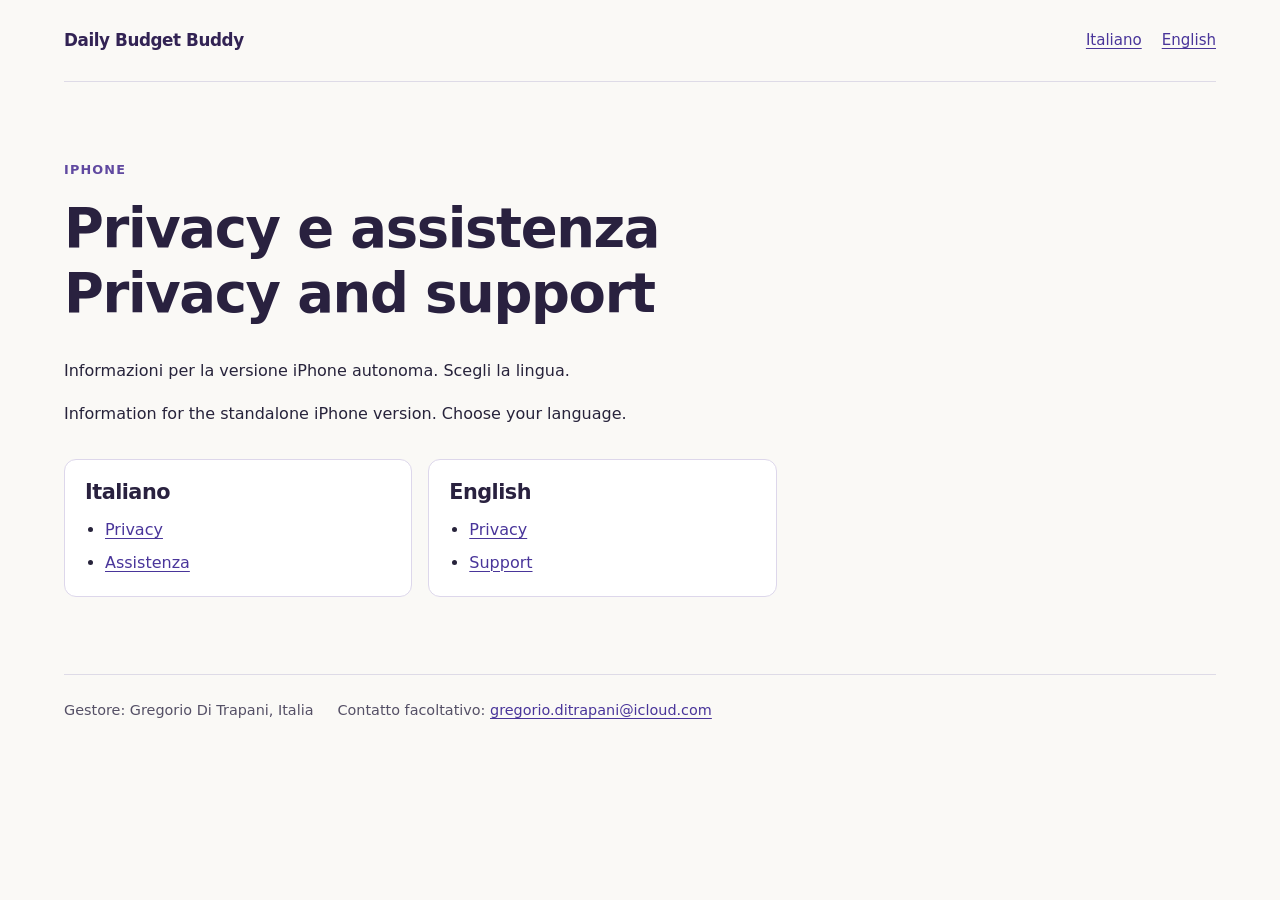
<file: site/index.html>
<!doctype html>
<html lang="it">
<head>
<meta charset="utf-8">
<meta name="viewport" content="width=device-width, initial-scale=1">
<meta name="robots" content="noindex, nofollow">
<meta http-equiv="Content-Security-Policy" content="default-src 'none'; style-src 'self'; base-uri 'none'; form-action 'none'; object-src 'none'">
<meta name="referrer" content="no-referrer">
<title>Privacy e assistenza · Privacy and support | Daily Budget Buddy</title>
<link rel="stylesheet" href="./assets/style.css">
</head>
<body>
<a class="skip-link" href="#main-content">Vai al contenuto</a>
<div class="site-shell">
<header class="site-header"><a class="brand" href="./">Daily Budget Buddy</a><nav class="language-nav" aria-label="Lingua"><a href="./it/privacy/" lang="it" hreflang="it">Italiano</a>
<a href="./en/privacy/" lang="en" hreflang="en">English</a></nav></header>

<main id="main-content" class="main-content" tabindex="-1"><article class="document"><header class="document-header"><p class="eyebrow">iPhone</p><h1>Privacy e assistenza<br><span lang="en">Privacy and support</span></h1></header><div class="document-body"><p>Informazioni per la versione iPhone autonoma. Scegli la lingua.</p><p lang="en">Information for the standalone iPhone version. Choose your language.</p><div class="language-grid"><section class="language-card" lang="it" aria-labelledby="language-it"><h2 id="language-it">Italiano</h2><ul><li><a href="./it/privacy/">Privacy</a></li><li><a href="./it/support/">Assistenza</a></li></ul></section><section class="language-card" lang="en" aria-labelledby="language-en"><h2 id="language-en">English</h2><ul><li><a href="./en/privacy/">Privacy</a></li><li><a href="./en/support/">Support</a></li></ul></section></div></div></article></main>
<footer class="site-footer"><p>Gestore: Gregorio Di Trapani, Italia</p><p>Contatto facoltativo: <a class="contact-link" href="mailto:gregorio.ditrapani@icloud.com">gregorio.ditrapani@icloud.com</a></p></footer>
</div>
</body>
</html>
</file>
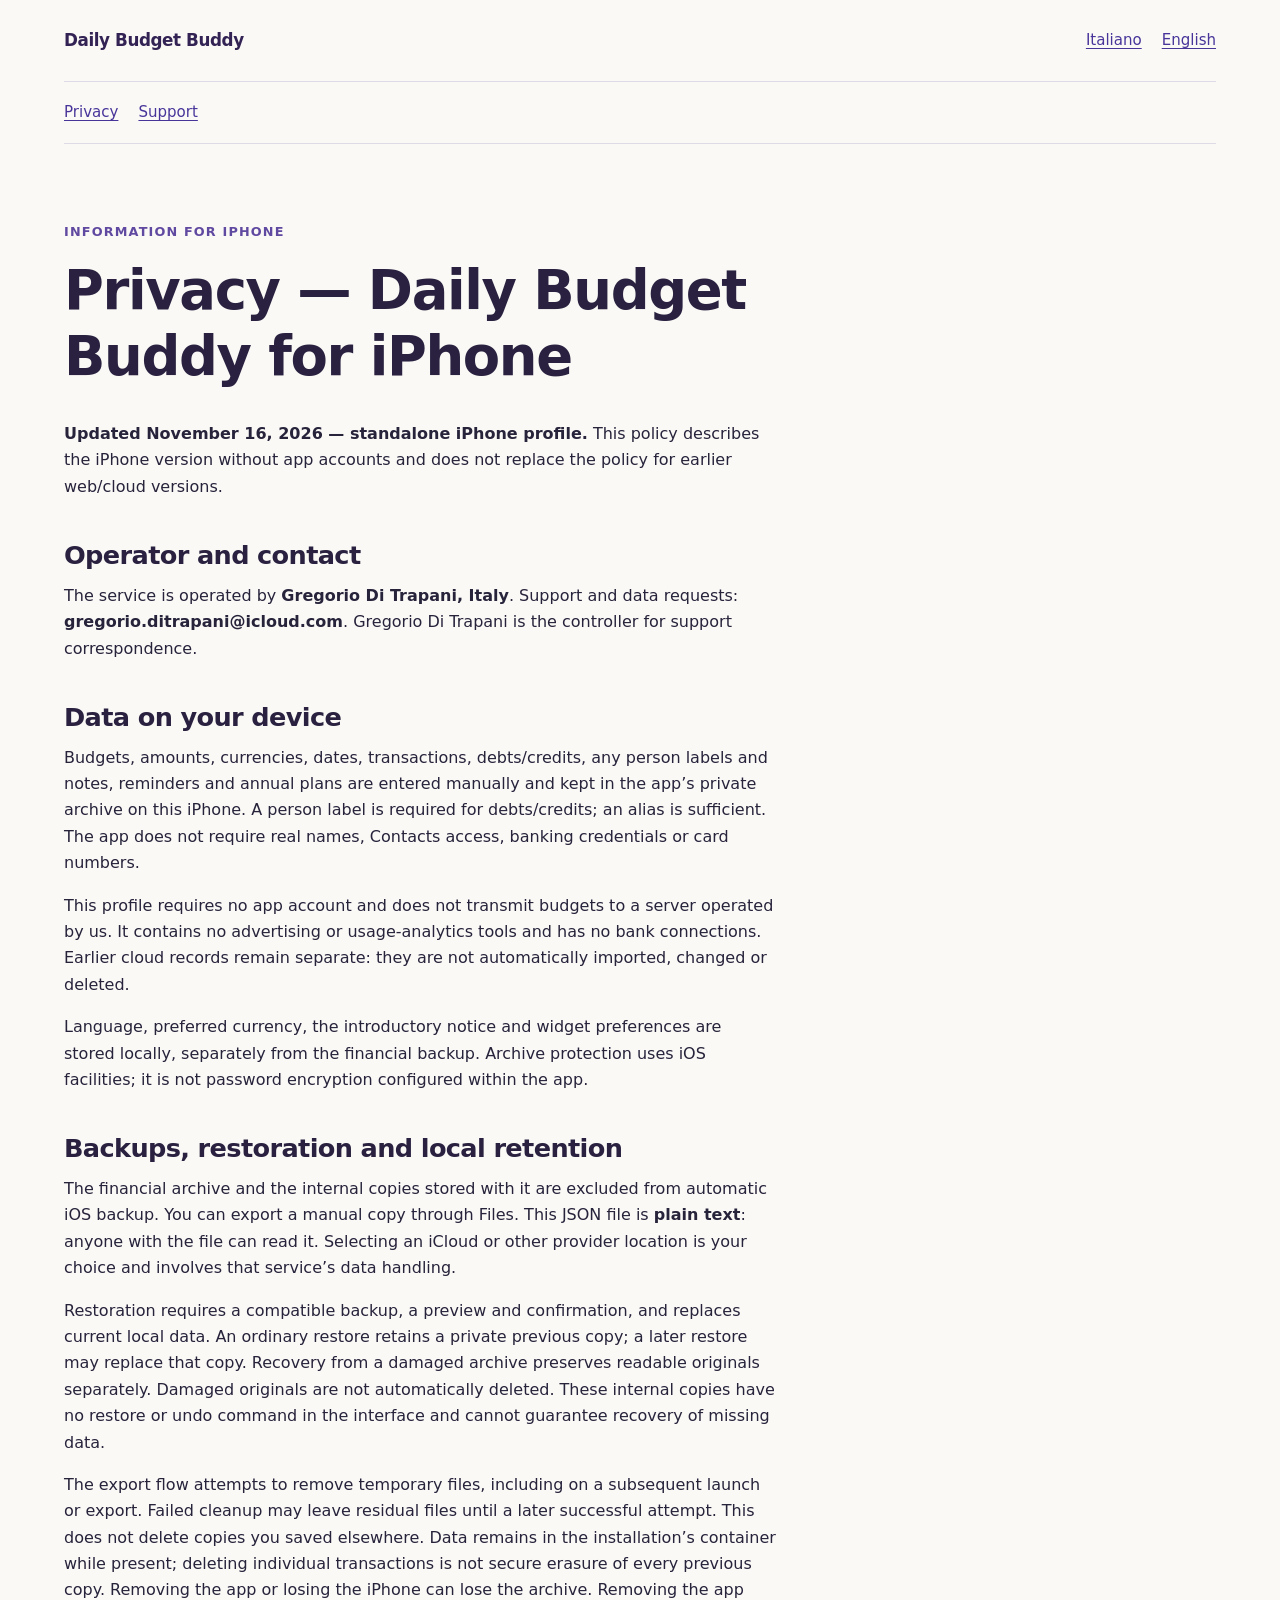
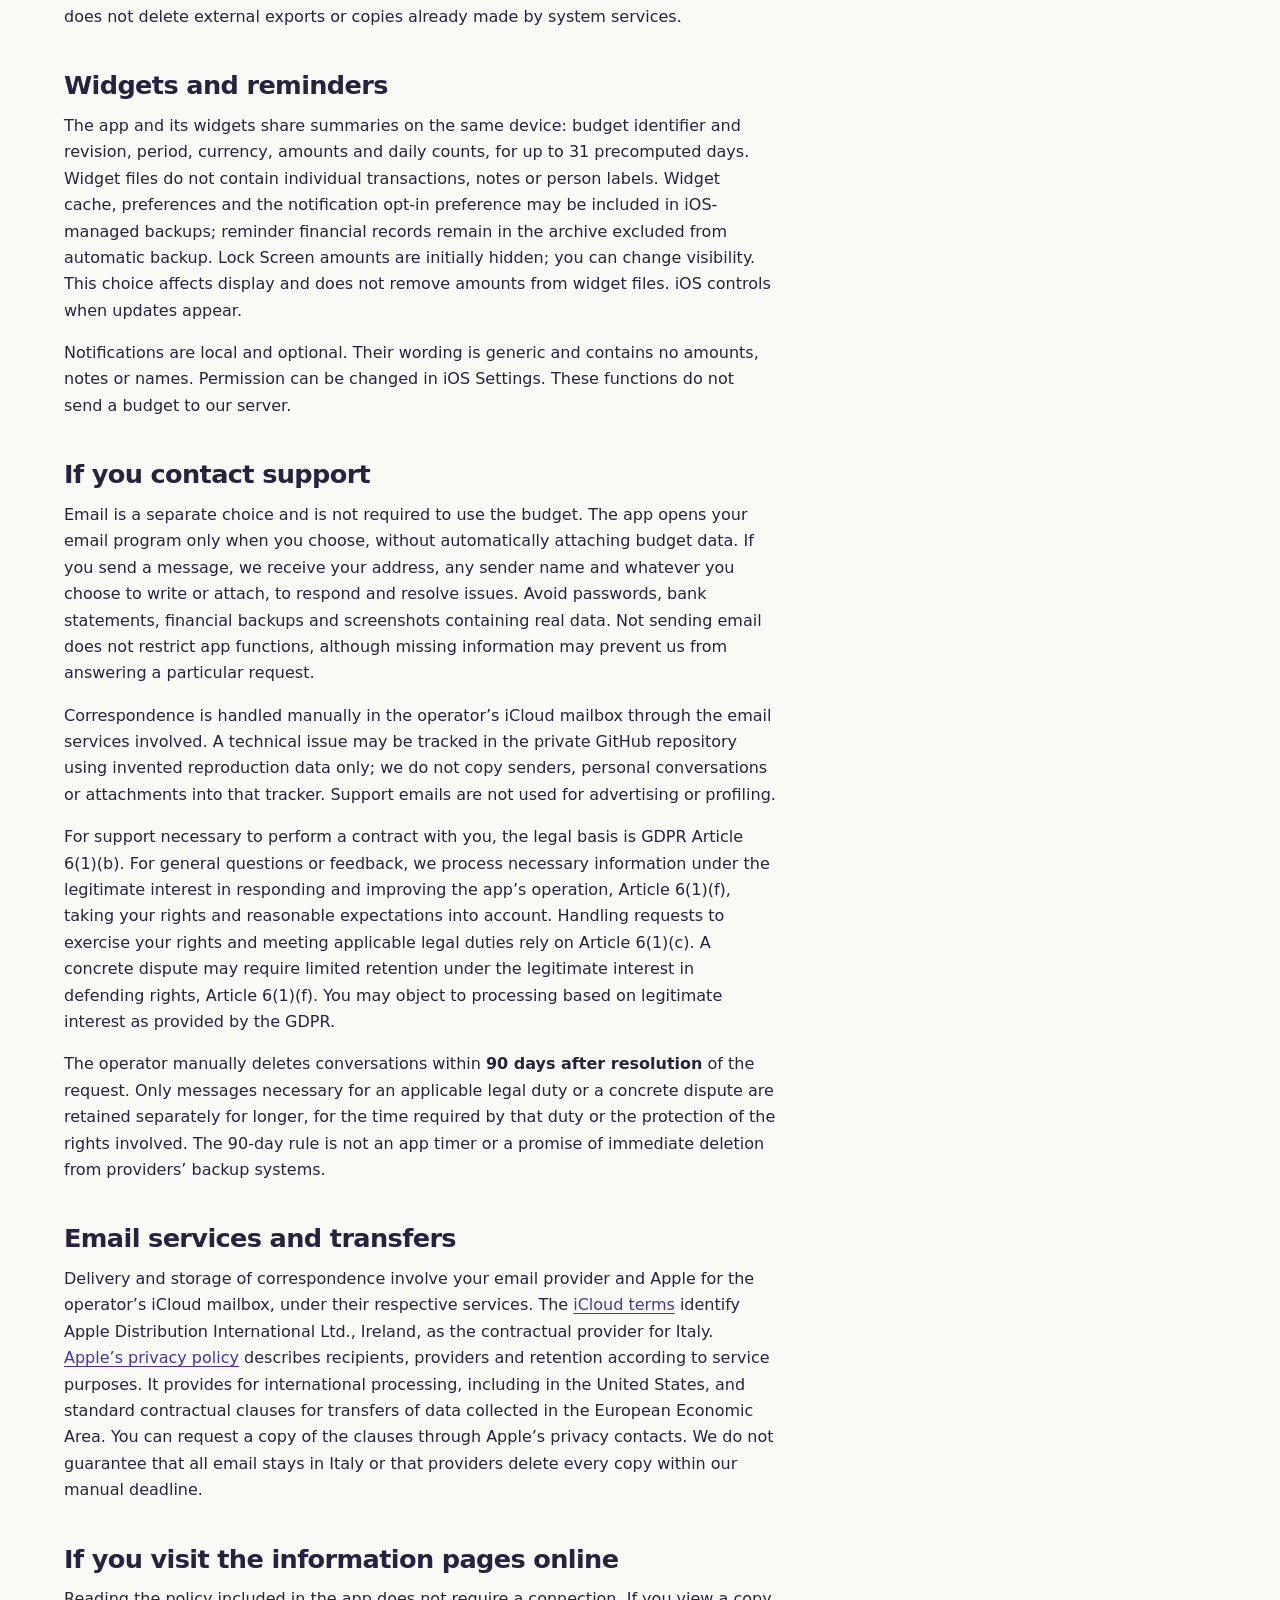
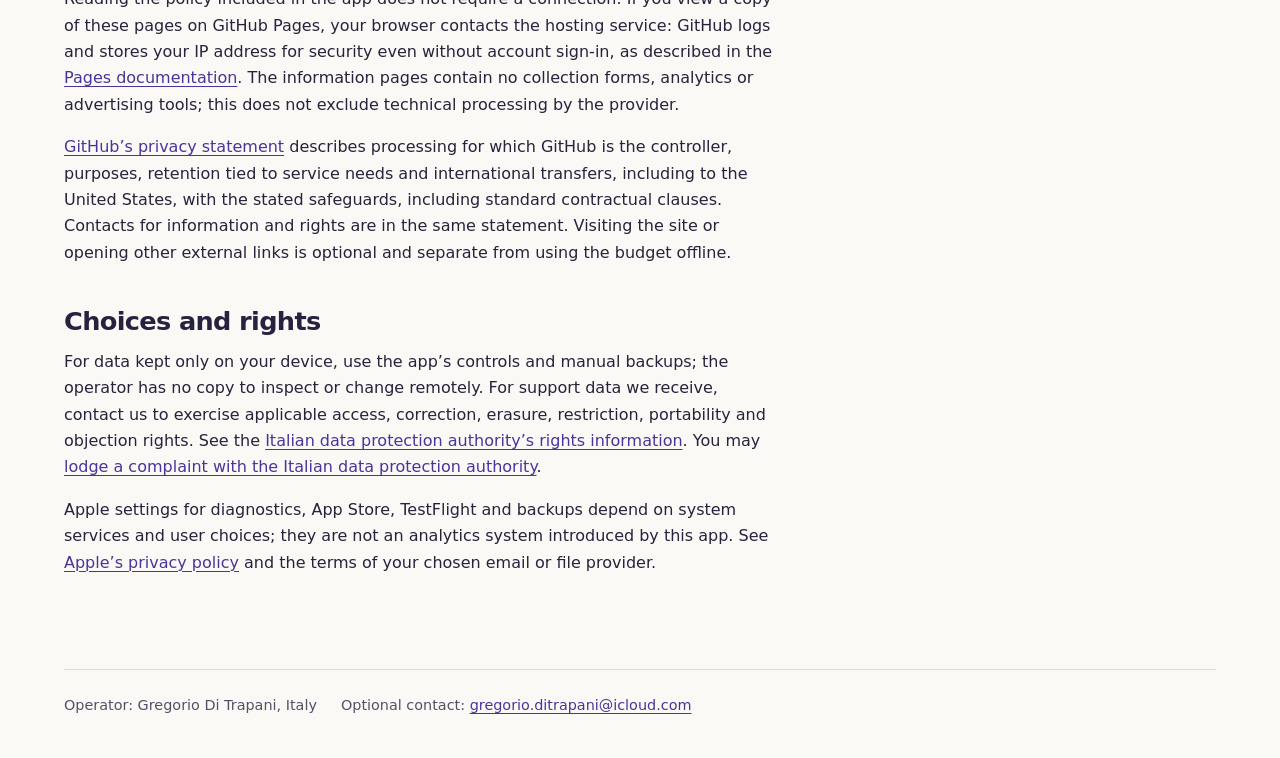
<file: site/en/privacy/index.html>
<!doctype html>
<html lang="en">
<head>
<meta charset="utf-8">
<meta name="viewport" content="width=device-width, initial-scale=1">
<meta name="robots" content="noindex, nofollow">
<meta http-equiv="Content-Security-Policy" content="default-src 'none'; style-src 'self'; base-uri 'none'; form-action 'none'; object-src 'none'">
<meta name="referrer" content="no-referrer">
<title>Privacy — Daily Budget Buddy for iPhone | Daily Budget Buddy</title>
<link rel="stylesheet" href="../../assets/style.css">
</head>
<body>
<a class="skip-link" href="#main-content">Skip to content</a>
<div class="site-shell">
<header class="site-header"><a class="brand" href="../../">Daily Budget Buddy</a><nav class="language-nav" aria-label="Language"><a href="../../it/privacy/" lang="it" hreflang="it">Italiano</a>
<a href="../../en/privacy/" lang="en" hreflang="en" aria-current="page">English</a></nav></header>
<nav class="site-nav" aria-label="Information"><a href="../privacy/" aria-current="page">Privacy</a>
<a href="../support/">Support</a></nav>
<main id="main-content" class="main-content" tabindex="-1"><article class="document"><p class="eyebrow">Information for iPhone</p><header class="document-header"><h1>Privacy — Daily Budget Buddy for iPhone</h1></header>
<div class="document-body">
<p><strong>Updated November 16, 2026 — standalone iPhone profile.</strong> This policy describes the iPhone version without app accounts and does not replace the policy for earlier web/cloud versions.</p>
<h2>Operator and contact</h2>
<p>The service is operated by <strong>Gregorio Di Trapani, Italy</strong>. Support and data requests: <strong>gregorio.ditrapani@icloud.com</strong>. Gregorio Di Trapani is the controller for support correspondence.</p>
<h2>Data on your device</h2>
<p>Budgets, amounts, currencies, dates, transactions, debts/credits, any person labels and notes, reminders and annual plans are entered manually and kept in the app’s private archive on this iPhone. A person label is required for debts/credits; an alias is sufficient. The app does not require real names, Contacts access, banking credentials or card numbers.</p>
<p>This profile requires no app account and does not transmit budgets to a server operated by us. It contains no advertising or usage-analytics tools and has no bank connections. Earlier cloud records remain separate: they are not automatically imported, changed or deleted.</p>
<p>Language, preferred currency, the introductory notice and widget preferences are stored locally, separately from the financial backup. Archive protection uses iOS facilities; it is not password encryption configured within the app.</p>
<h2>Backups, restoration and local retention</h2>
<p>The financial archive and the internal copies stored with it are excluded from automatic iOS backup. You can export a manual copy through Files. This JSON file is <strong>plain text</strong>: anyone with the file can read it. Selecting an iCloud or other provider location is your choice and involves that service’s data handling.</p>
<p>Restoration requires a compatible backup, a preview and confirmation, and replaces current local data. An ordinary restore retains a private previous copy; a later restore may replace that copy. Recovery from a damaged archive preserves readable originals separately. Damaged originals are not automatically deleted. These internal copies have no restore or undo command in the interface and cannot guarantee recovery of missing data.</p>
<p>The export flow attempts to remove temporary files, including on a subsequent launch or export. Failed cleanup may leave residual files until a later successful attempt. This does not delete copies you saved elsewhere. Data remains in the installation’s container while present; deleting individual transactions is not secure erasure of every previous copy. Removing the app or losing the iPhone can lose the archive. Removing the app does not delete external exports or copies already made by system services.</p>
<h2>Widgets and reminders</h2>
<p>The app and its widgets share summaries on the same device: budget identifier and revision, period, currency, amounts and daily counts, for up to 31 precomputed days. Widget files do not contain individual transactions, notes or person labels. Widget cache, preferences and the notification opt-in preference may be included in iOS-managed backups; reminder financial records remain in the archive excluded from automatic backup. Lock Screen amounts are initially hidden; you can change visibility. This choice affects display and does not remove amounts from widget files. iOS controls when updates appear.</p>
<p>Notifications are local and optional. Their wording is generic and contains no amounts, notes or names. Permission can be changed in iOS Settings. These functions do not send a budget to our server.</p>
<h2>If you contact support</h2>
<p>Email is a separate choice and is not required to use the budget. The app opens your email program only when you choose, without automatically attaching budget data. If you send a message, we receive your address, any sender name and whatever you choose to write or attach, to respond and resolve issues. Avoid passwords, bank statements, financial backups and screenshots containing real data. Not sending email does not restrict app functions, although missing information may prevent us from answering a particular request.</p>
<p>Correspondence is handled manually in the operator’s iCloud mailbox through the email services involved. A technical issue may be tracked in the private GitHub repository using invented reproduction data only; we do not copy senders, personal conversations or attachments into that tracker. Support emails are not used for advertising or profiling.</p>
<p>For support necessary to perform a contract with you, the legal basis is GDPR Article 6(1)(b). For general questions or feedback, we process necessary information under the legitimate interest in responding and improving the app’s operation, Article 6(1)(f), taking your rights and reasonable expectations into account. Handling requests to exercise your rights and meeting applicable legal duties rely on Article 6(1)(c). A concrete dispute may require limited retention under the legitimate interest in defending rights, Article 6(1)(f). You may object to processing based on legitimate interest as provided by the GDPR.</p>
<p>The operator manually deletes conversations within <strong>90 days after resolution</strong> of the request. Only messages necessary for an applicable legal duty or a concrete dispute are retained separately for longer, for the time required by that duty or the protection of the rights involved. The 90-day rule is not an app timer or a promise of immediate deletion from providers’ backup systems.</p>
<h2>Email services and transfers</h2>
<p>Delivery and storage of correspondence involve your email provider and Apple for the operator’s iCloud mailbox, under their respective services. The <a href="https://www.apple.com/legal/internet-services/icloud/en/terms.html">iCloud terms</a> identify Apple Distribution International Ltd., Ireland, as the contractual provider for Italy. <a href="https://www.apple.com/legal/privacy/en-ww/">Apple’s privacy policy</a> describes recipients, providers and retention according to service purposes. It provides for international processing, including in the United States, and standard contractual clauses for transfers of data collected in the European Economic Area. You can request a copy of the clauses through Apple’s privacy contacts. We do not guarantee that all email stays in Italy or that providers delete every copy within our manual deadline.</p>
<h2>If you visit the information pages online</h2>
<p>Reading the policy included in the app does not require a connection. If you view a copy of these pages on GitHub Pages, your browser contacts the hosting service: GitHub logs and stores your IP address for security even without account sign-in, as described in the <a href="https://docs.github.com/en/pages/getting-started-with-github-pages/what-is-github-pages">Pages documentation</a>. The information pages contain no collection forms, analytics or advertising tools; this does not exclude technical processing by the provider.</p>
<p><a href="https://docs.github.com/en/site-policy/privacy-policies/github-general-privacy-statement">GitHub’s privacy statement</a> describes processing for which GitHub is the controller, purposes, retention tied to service needs and international transfers, including to the United States, with the stated safeguards, including standard contractual clauses. Contacts for information and rights are in the same statement. Visiting the site or opening other external links is optional and separate from using the budget offline.</p>
<h2>Choices and rights</h2>
<p>For data kept only on your device, use the app’s controls and manual backups; the operator has no copy to inspect or change remotely. For support data we receive, contact us to exercise applicable access, correction, erasure, restriction, portability and objection rights. See the <a href="https://www.garanteprivacy.it/it/i-miei-diritti">Italian data protection authority’s rights information</a>. You may <a href="https://garanteprivacy.it/diritti/come-agire-per-tutelare-i-tuoi-dati-personali/reclamo">lodge a complaint with the Italian data protection authority</a>.</p>
<p>Apple settings for diagnostics, App Store, TestFlight and backups depend on system services and user choices; they are not an analytics system introduced by this app. See <a href="https://www.apple.com/legal/privacy/en-ww/">Apple’s privacy policy</a> and the terms of your chosen email or file provider.</p>
</div></article></main>
<footer class="site-footer"><p>Operator: Gregorio Di Trapani, Italy</p><p>Optional contact: <a class="contact-link" href="mailto:gregorio.ditrapani@icloud.com">gregorio.ditrapani@icloud.com</a></p></footer>
</div>
</body>
</html>
</file>
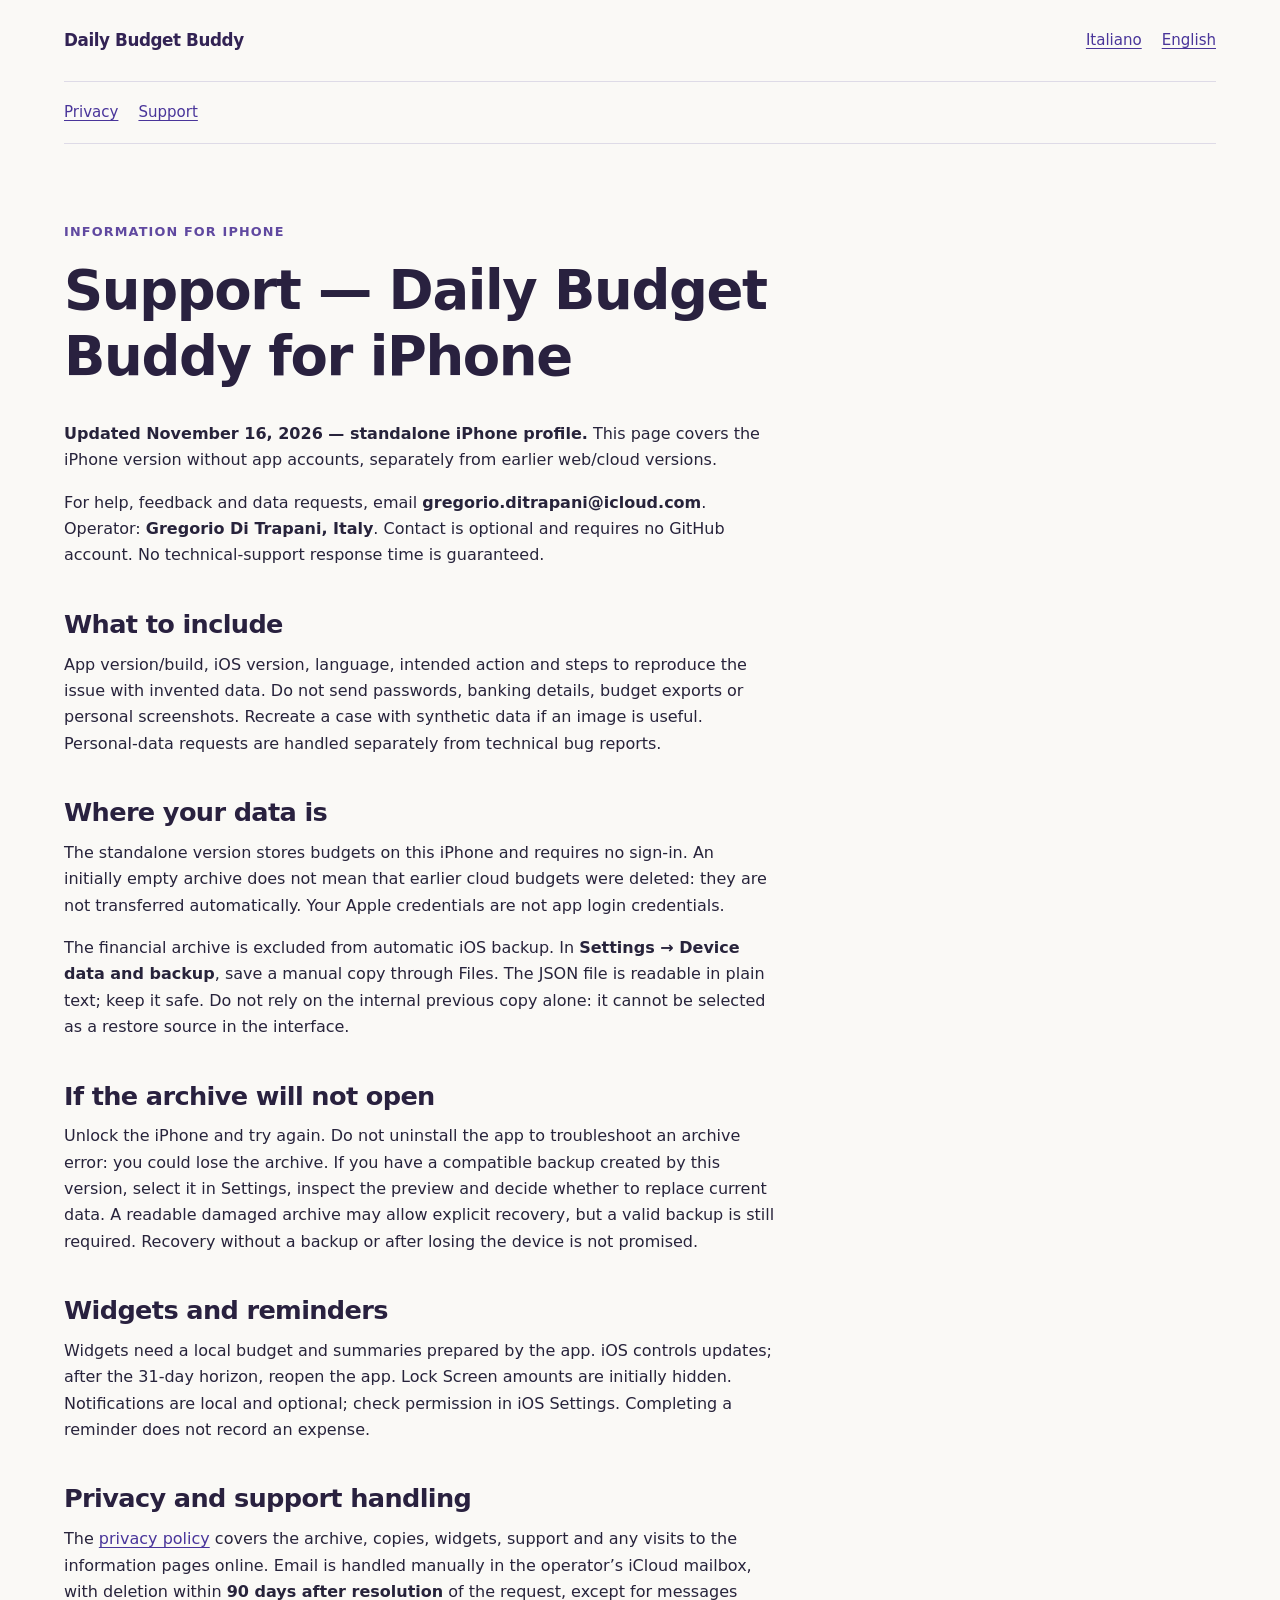
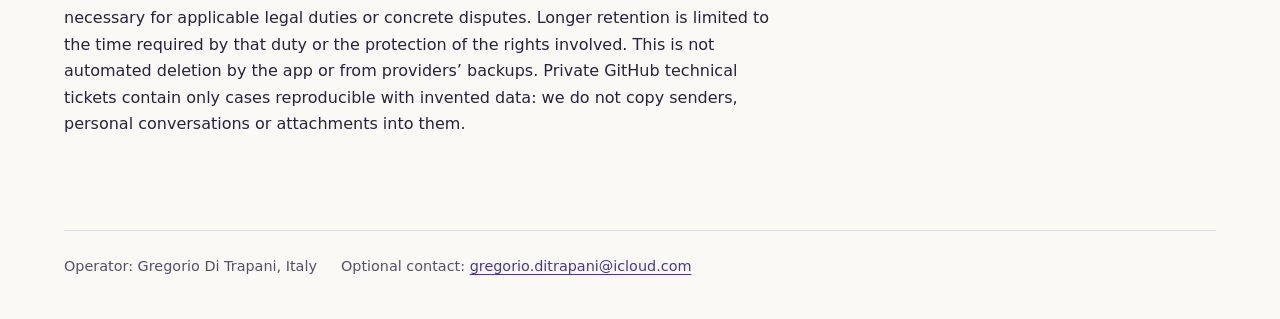
<file: site/en/support/index.html>
<!doctype html>
<html lang="en">
<head>
<meta charset="utf-8">
<meta name="viewport" content="width=device-width, initial-scale=1">
<meta name="robots" content="noindex, nofollow">
<meta http-equiv="Content-Security-Policy" content="default-src 'none'; style-src 'self'; base-uri 'none'; form-action 'none'; object-src 'none'">
<meta name="referrer" content="no-referrer">
<title>Support — Daily Budget Buddy for iPhone | Daily Budget Buddy</title>
<link rel="stylesheet" href="../../assets/style.css">
</head>
<body>
<a class="skip-link" href="#main-content">Skip to content</a>
<div class="site-shell">
<header class="site-header"><a class="brand" href="../../">Daily Budget Buddy</a><nav class="language-nav" aria-label="Language"><a href="../../it/support/" lang="it" hreflang="it">Italiano</a>
<a href="../../en/support/" lang="en" hreflang="en" aria-current="page">English</a></nav></header>
<nav class="site-nav" aria-label="Information"><a href="../privacy/">Privacy</a>
<a href="../support/" aria-current="page">Support</a></nav>
<main id="main-content" class="main-content" tabindex="-1"><article class="document"><p class="eyebrow">Information for iPhone</p><header class="document-header"><h1>Support — Daily Budget Buddy for iPhone</h1></header>
<div class="document-body">
<p><strong>Updated November 16, 2026 — standalone iPhone profile.</strong> This page covers the iPhone version without app accounts, separately from earlier web/cloud versions.</p>
<p>For help, feedback and data requests, email <strong>gregorio.ditrapani@icloud.com</strong>. Operator: <strong>Gregorio Di Trapani, Italy</strong>. Contact is optional and requires no GitHub account. No technical-support response time is guaranteed.</p>
<h2>What to include</h2>
<p>App version/build, iOS version, language, intended action and steps to reproduce the issue with invented data. Do not send passwords, banking details, budget exports or personal screenshots. Recreate a case with synthetic data if an image is useful. Personal-data requests are handled separately from technical bug reports.</p>
<h2>Where your data is</h2>
<p>The standalone version stores budgets on this iPhone and requires no sign-in. An initially empty archive does not mean that earlier cloud budgets were deleted: they are not transferred automatically. Your Apple credentials are not app login credentials.</p>
<p>The financial archive is excluded from automatic iOS backup. In <strong>Settings → Device data and backup</strong>, save a manual copy through Files. The JSON file is readable in plain text; keep it safe. Do not rely on the internal previous copy alone: it cannot be selected as a restore source in the interface.</p>
<h2>If the archive will not open</h2>
<p>Unlock the iPhone and try again. Do not uninstall the app to troubleshoot an archive error: you could lose the archive. If you have a compatible backup created by this version, select it in Settings, inspect the preview and decide whether to replace current data. A readable damaged archive may allow explicit recovery, but a valid backup is still required. Recovery without a backup or after losing the device is not promised.</p>
<h2>Widgets and reminders</h2>
<p>Widgets need a local budget and summaries prepared by the app. iOS controls updates; after the 31-day horizon, reopen the app. Lock Screen amounts are initially hidden. Notifications are local and optional; check permission in iOS Settings. Completing a reminder does not record an expense.</p>
<h2>Privacy and support handling</h2>
<p>The <a href="../privacy/">privacy policy</a> covers the archive, copies, widgets, support and any visits to the information pages online. Email is handled manually in the operator’s iCloud mailbox, with deletion within <strong>90 days after resolution</strong> of the request, except for messages necessary for applicable legal duties or concrete disputes. Longer retention is limited to the time required by that duty or the protection of the rights involved. This is not automated deletion by the app or from providers’ backups. Private GitHub technical tickets contain only cases reproducible with invented data: we do not copy senders, personal conversations or attachments into them.</p>
</div></article></main>
<footer class="site-footer"><p>Operator: Gregorio Di Trapani, Italy</p><p>Optional contact: <a class="contact-link" href="mailto:gregorio.ditrapani@icloud.com">gregorio.ditrapani@icloud.com</a></p></footer>
</div>
</body>
</html>
</file>
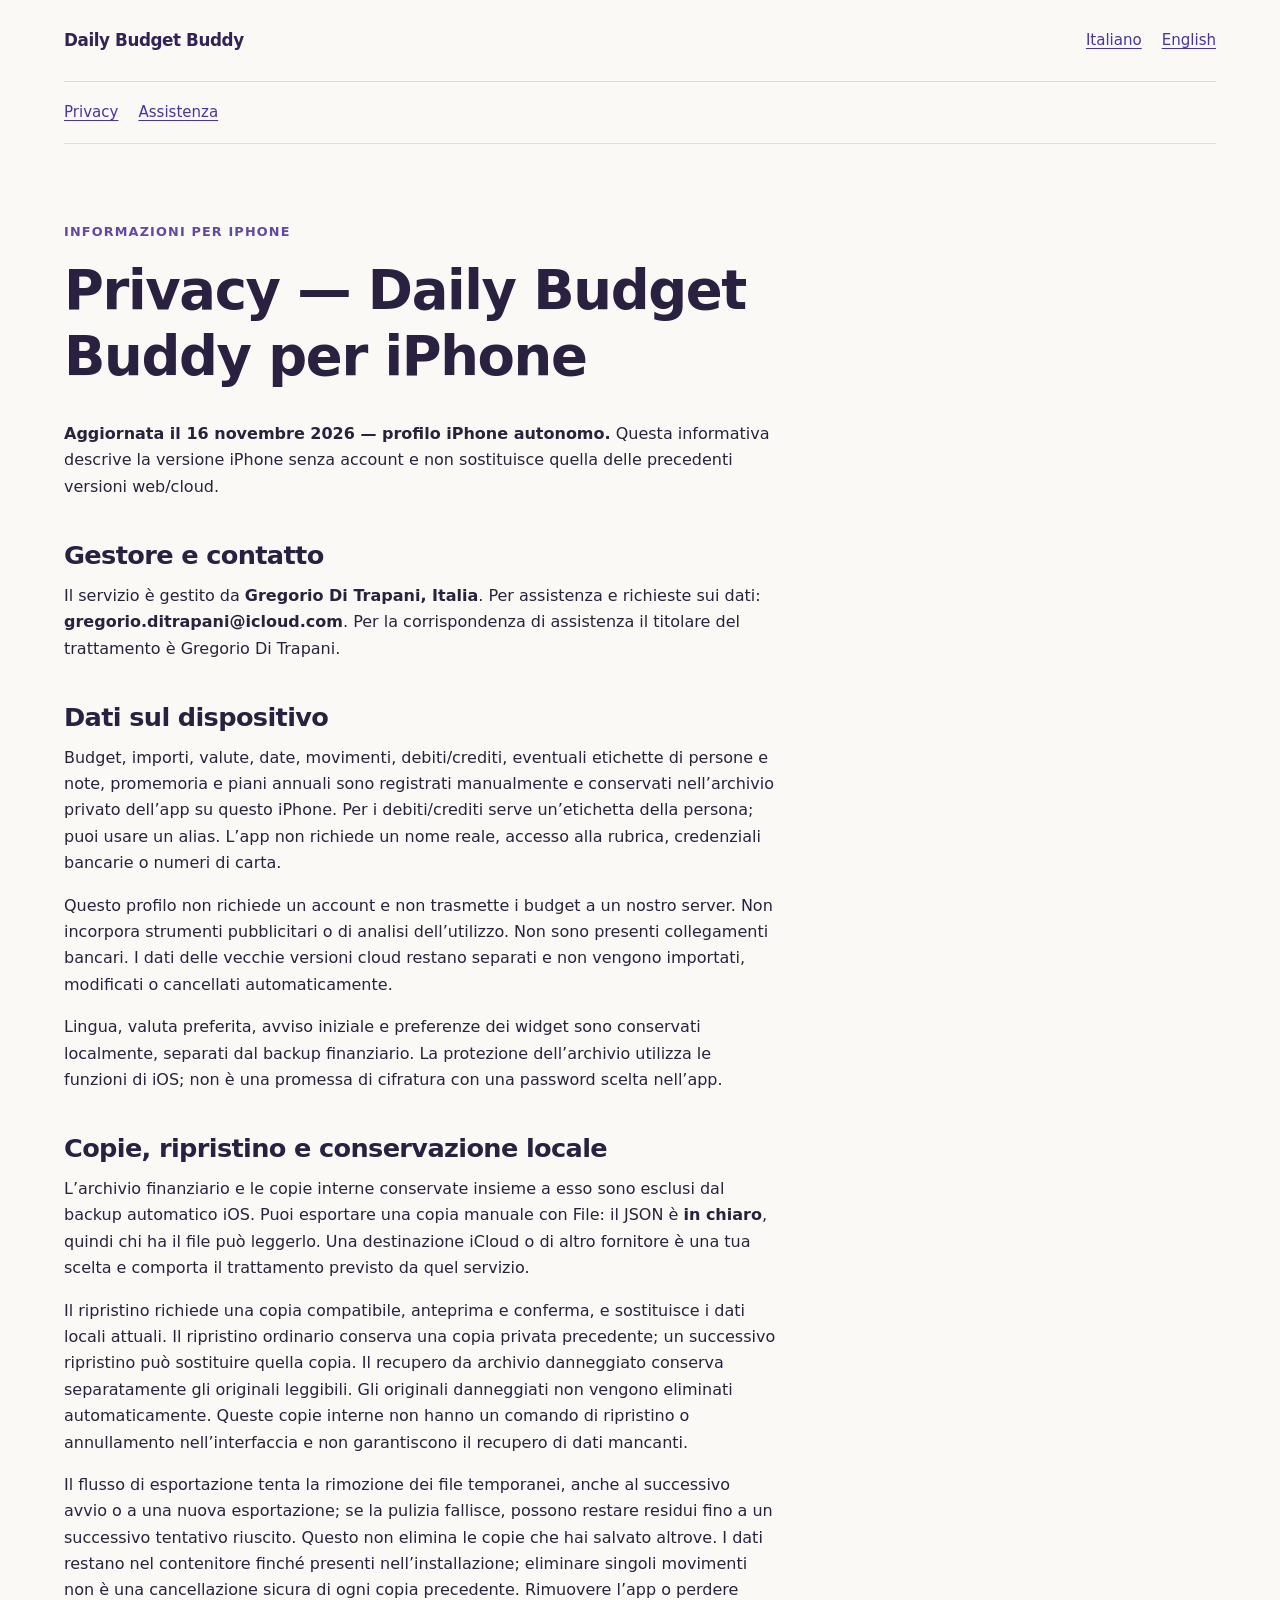
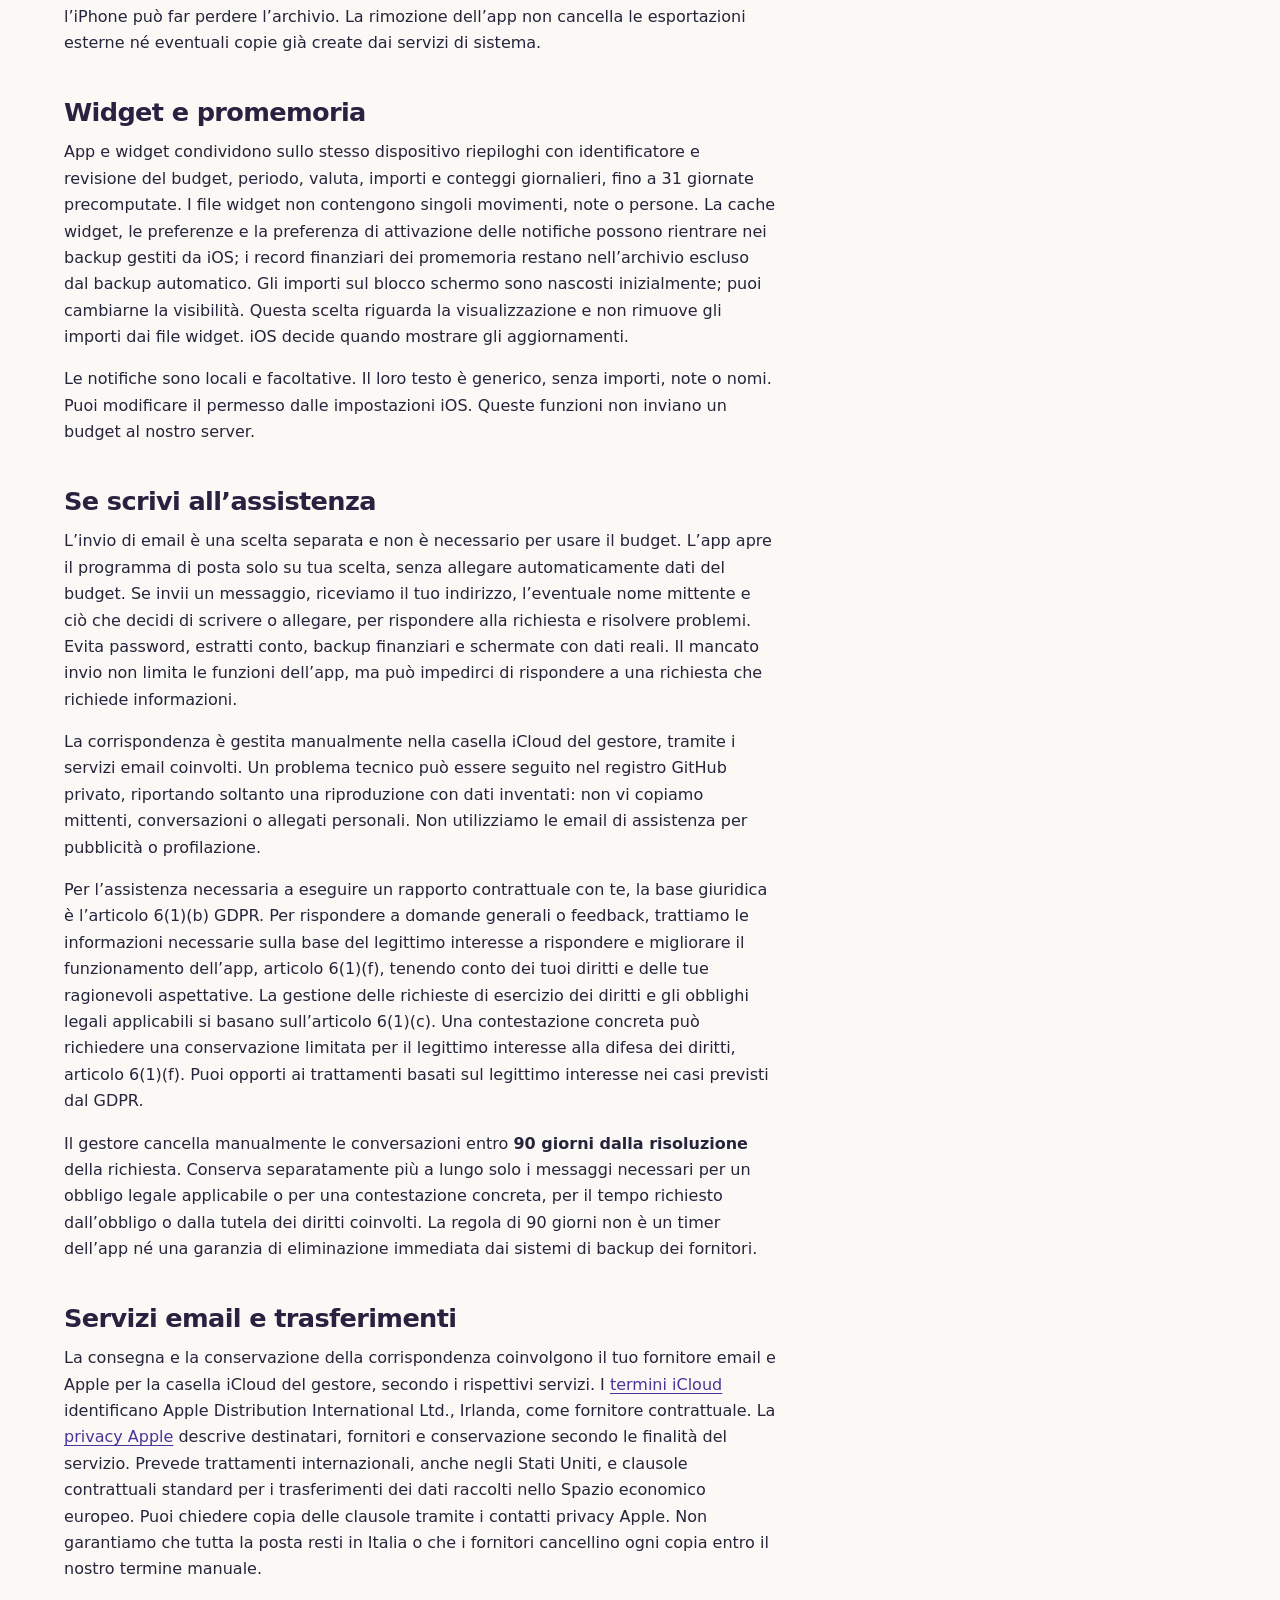
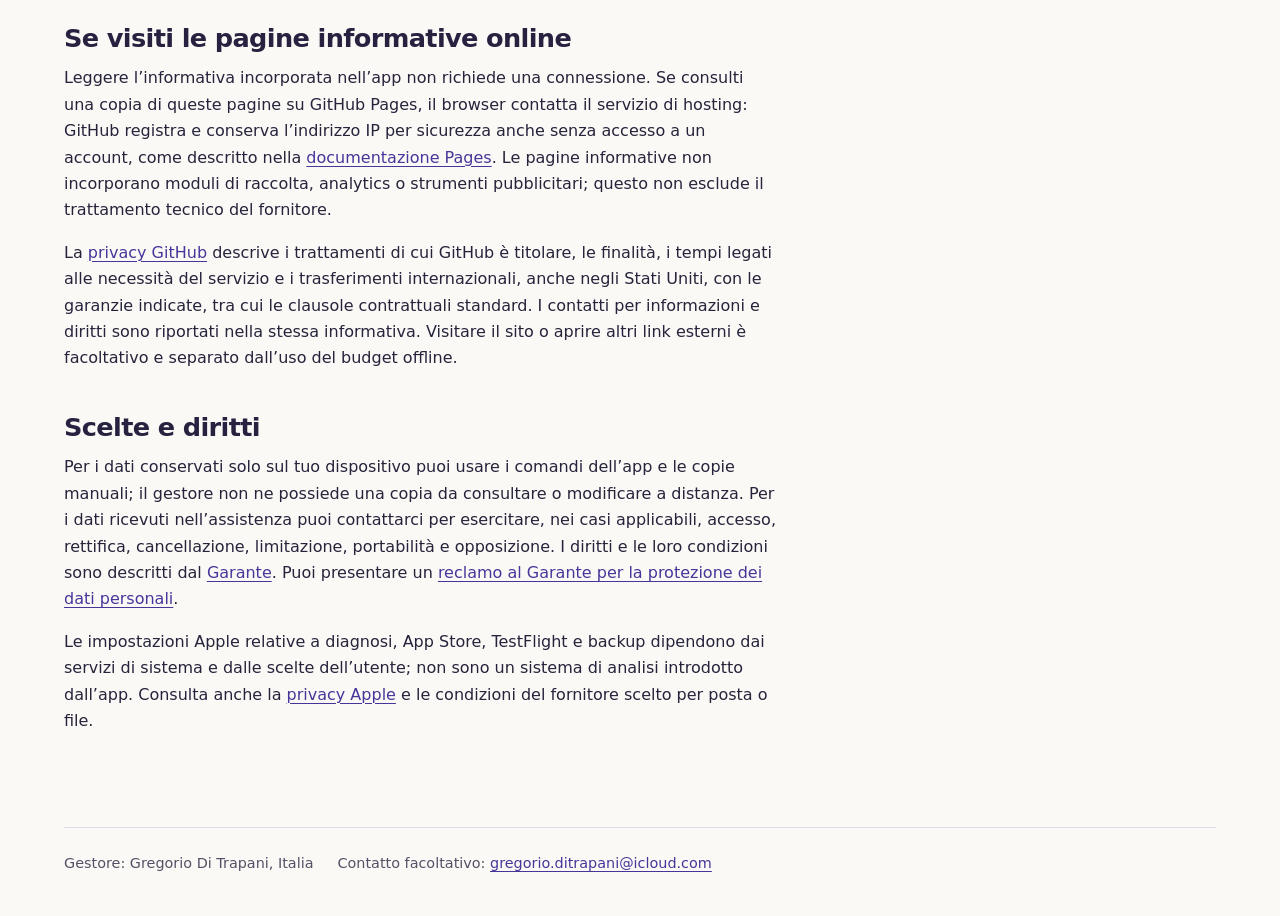
<file: site/it/privacy/index.html>
<!doctype html>
<html lang="it">
<head>
<meta charset="utf-8">
<meta name="viewport" content="width=device-width, initial-scale=1">
<meta name="robots" content="noindex, nofollow">
<meta http-equiv="Content-Security-Policy" content="default-src 'none'; style-src 'self'; base-uri 'none'; form-action 'none'; object-src 'none'">
<meta name="referrer" content="no-referrer">
<title>Privacy — Daily Budget Buddy per iPhone | Daily Budget Buddy</title>
<link rel="stylesheet" href="../../assets/style.css">
</head>
<body>
<a class="skip-link" href="#main-content">Vai al contenuto</a>
<div class="site-shell">
<header class="site-header"><a class="brand" href="../../">Daily Budget Buddy</a><nav class="language-nav" aria-label="Lingua"><a href="../../it/privacy/" lang="it" hreflang="it" aria-current="page">Italiano</a>
<a href="../../en/privacy/" lang="en" hreflang="en">English</a></nav></header>
<nav class="site-nav" aria-label="Informazioni"><a href="../privacy/" aria-current="page">Privacy</a>
<a href="../support/">Assistenza</a></nav>
<main id="main-content" class="main-content" tabindex="-1"><article class="document"><p class="eyebrow">Informazioni per iPhone</p><header class="document-header"><h1>Privacy — Daily Budget Buddy per iPhone</h1></header>
<div class="document-body">
<p><strong>Aggiornata il 16 novembre 2026 — profilo iPhone autonomo.</strong> Questa informativa descrive la versione iPhone senza account e non sostituisce quella delle precedenti versioni web/cloud.</p>
<h2>Gestore e contatto</h2>
<p>Il servizio è gestito da <strong>Gregorio Di Trapani, Italia</strong>. Per assistenza e richieste sui dati: <strong>gregorio.ditrapani@icloud.com</strong>. Per la corrispondenza di assistenza il titolare del trattamento è Gregorio Di Trapani.</p>
<h2>Dati sul dispositivo</h2>
<p>Budget, importi, valute, date, movimenti, debiti/crediti, eventuali etichette di persone e note, promemoria e piani annuali sono registrati manualmente e conservati nell’archivio privato dell’app su questo iPhone. Per i debiti/crediti serve un’etichetta della persona; puoi usare un alias. L’app non richiede un nome reale, accesso alla rubrica, credenziali bancarie o numeri di carta.</p>
<p>Questo profilo non richiede un account e non trasmette i budget a un nostro server. Non incorpora strumenti pubblicitari o di analisi dell’utilizzo. Non sono presenti collegamenti bancari. I dati delle vecchie versioni cloud restano separati e non vengono importati, modificati o cancellati automaticamente.</p>
<p>Lingua, valuta preferita, avviso iniziale e preferenze dei widget sono conservati localmente, separati dal backup finanziario. La protezione dell’archivio utilizza le funzioni di iOS; non è una promessa di cifratura con una password scelta nell’app.</p>
<h2>Copie, ripristino e conservazione locale</h2>
<p>L’archivio finanziario e le copie interne conservate insieme a esso sono esclusi dal backup automatico iOS. Puoi esportare una copia manuale con File: il JSON è <strong>in chiaro</strong>, quindi chi ha il file può leggerlo. Una destinazione iCloud o di altro fornitore è una tua scelta e comporta il trattamento previsto da quel servizio.</p>
<p>Il ripristino richiede una copia compatibile, anteprima e conferma, e sostituisce i dati locali attuali. Il ripristino ordinario conserva una copia privata precedente; un successivo ripristino può sostituire quella copia. Il recupero da archivio danneggiato conserva separatamente gli originali leggibili. Gli originali danneggiati non vengono eliminati automaticamente. Queste copie interne non hanno un comando di ripristino o annullamento nell’interfaccia e non garantiscono il recupero di dati mancanti.</p>
<p>Il flusso di esportazione tenta la rimozione dei file temporanei, anche al successivo avvio o a una nuova esportazione; se la pulizia fallisce, possono restare residui fino a un successivo tentativo riuscito. Questo non elimina le copie che hai salvato altrove. I dati restano nel contenitore finché presenti nell’installazione; eliminare singoli movimenti non è una cancellazione sicura di ogni copia precedente. Rimuovere l’app o perdere l’iPhone può far perdere l’archivio. La rimozione dell’app non cancella le esportazioni esterne né eventuali copie già create dai servizi di sistema.</p>
<h2>Widget e promemoria</h2>
<p>App e widget condividono sullo stesso dispositivo riepiloghi con identificatore e revisione del budget, periodo, valuta, importi e conteggi giornalieri, fino a 31 giornate precomputate. I file widget non contengono singoli movimenti, note o persone. La cache widget, le preferenze e la preferenza di attivazione delle notifiche possono rientrare nei backup gestiti da iOS; i record finanziari dei promemoria restano nell’archivio escluso dal backup automatico. Gli importi sul blocco schermo sono nascosti inizialmente; puoi cambiarne la visibilità. Questa scelta riguarda la visualizzazione e non rimuove gli importi dai file widget. iOS decide quando mostrare gli aggiornamenti.</p>
<p>Le notifiche sono locali e facoltative. Il loro testo è generico, senza importi, note o nomi. Puoi modificare il permesso dalle impostazioni iOS. Queste funzioni non inviano un budget al nostro server.</p>
<h2>Se scrivi all’assistenza</h2>
<p>L’invio di email è una scelta separata e non è necessario per usare il budget. L’app apre il programma di posta solo su tua scelta, senza allegare automaticamente dati del budget. Se invii un messaggio, riceviamo il tuo indirizzo, l’eventuale nome mittente e ciò che decidi di scrivere o allegare, per rispondere alla richiesta e risolvere problemi. Evita password, estratti conto, backup finanziari e schermate con dati reali. Il mancato invio non limita le funzioni dell’app, ma può impedirci di rispondere a una richiesta che richiede informazioni.</p>
<p>La corrispondenza è gestita manualmente nella casella iCloud del gestore, tramite i servizi email coinvolti. Un problema tecnico può essere seguito nel registro GitHub privato, riportando soltanto una riproduzione con dati inventati: non vi copiamo mittenti, conversazioni o allegati personali. Non utilizziamo le email di assistenza per pubblicità o profilazione.</p>
<p>Per l’assistenza necessaria a eseguire un rapporto contrattuale con te, la base giuridica è l’articolo 6(1)(b) GDPR. Per rispondere a domande generali o feedback, trattiamo le informazioni necessarie sulla base del legittimo interesse a rispondere e migliorare il funzionamento dell’app, articolo 6(1)(f), tenendo conto dei tuoi diritti e delle tue ragionevoli aspettative. La gestione delle richieste di esercizio dei diritti e gli obblighi legali applicabili si basano sull’articolo 6(1)(c). Una contestazione concreta può richiedere una conservazione limitata per il legittimo interesse alla difesa dei diritti, articolo 6(1)(f). Puoi opporti ai trattamenti basati sul legittimo interesse nei casi previsti dal GDPR.</p>
<p>Il gestore cancella manualmente le conversazioni entro <strong>90 giorni dalla risoluzione</strong> della richiesta. Conserva separatamente più a lungo solo i messaggi necessari per un obbligo legale applicabile o per una contestazione concreta, per il tempo richiesto dall’obbligo o dalla tutela dei diritti coinvolti. La regola di 90 giorni non è un timer dell’app né una garanzia di eliminazione immediata dai sistemi di backup dei fornitori.</p>
<h2>Servizi email e trasferimenti</h2>
<p>La consegna e la conservazione della corrispondenza coinvolgono il tuo fornitore email e Apple per la casella iCloud del gestore, secondo i rispettivi servizi. I <a href="https://www.apple.com/legal/internet-services/icloud/it/terms.html">termini iCloud</a> identificano Apple Distribution International Ltd., Irlanda, come fornitore contrattuale. La <a href="https://www.apple.com/legal/privacy/it/">privacy Apple</a> descrive destinatari, fornitori e conservazione secondo le finalità del servizio. Prevede trattamenti internazionali, anche negli Stati Uniti, e clausole contrattuali standard per i trasferimenti dei dati raccolti nello Spazio economico europeo. Puoi chiedere copia delle clausole tramite i contatti privacy Apple. Non garantiamo che tutta la posta resti in Italia o che i fornitori cancellino ogni copia entro il nostro termine manuale.</p>
<h2>Se visiti le pagine informative online</h2>
<p>Leggere l’informativa incorporata nell’app non richiede una connessione. Se consulti una copia di queste pagine su GitHub Pages, il browser contatta il servizio di hosting: GitHub registra e conserva l’indirizzo IP per sicurezza anche senza accesso a un account, come descritto nella <a href="https://docs.github.com/en/pages/getting-started-with-github-pages/what-is-github-pages">documentazione Pages</a>. Le pagine informative non incorporano moduli di raccolta, analytics o strumenti pubblicitari; questo non esclude il trattamento tecnico del fornitore.</p>
<p>La <a href="https://docs.github.com/en/site-policy/privacy-policies/github-general-privacy-statement">privacy GitHub</a> descrive i trattamenti di cui GitHub è titolare, le finalità, i tempi legati alle necessità del servizio e i trasferimenti internazionali, anche negli Stati Uniti, con le garanzie indicate, tra cui le clausole contrattuali standard. I contatti per informazioni e diritti sono riportati nella stessa informativa. Visitare il sito o aprire altri link esterni è facoltativo e separato dall’uso del budget offline.</p>
<h2>Scelte e diritti</h2>
<p>Per i dati conservati solo sul tuo dispositivo puoi usare i comandi dell’app e le copie manuali; il gestore non ne possiede una copia da consultare o modificare a distanza. Per i dati ricevuti nell’assistenza puoi contattarci per esercitare, nei casi applicabili, accesso, rettifica, cancellazione, limitazione, portabilità e opposizione. I diritti e le loro condizioni sono descritti dal <a href="https://www.garanteprivacy.it/it/i-miei-diritti">Garante</a>. Puoi presentare un <a href="https://garanteprivacy.it/diritti/come-agire-per-tutelare-i-tuoi-dati-personali/reclamo">reclamo al Garante per la protezione dei dati personali</a>.</p>
<p>Le impostazioni Apple relative a diagnosi, App Store, TestFlight e backup dipendono dai servizi di sistema e dalle scelte dell’utente; non sono un sistema di analisi introdotto dall’app. Consulta anche la <a href="https://www.apple.com/legal/privacy/it/">privacy Apple</a> e le condizioni del fornitore scelto per posta o file.</p>
</div></article></main>
<footer class="site-footer"><p>Gestore: Gregorio Di Trapani, Italia</p><p>Contatto facoltativo: <a class="contact-link" href="mailto:gregorio.ditrapani@icloud.com">gregorio.ditrapani@icloud.com</a></p></footer>
</div>
</body>
</html>
</file>
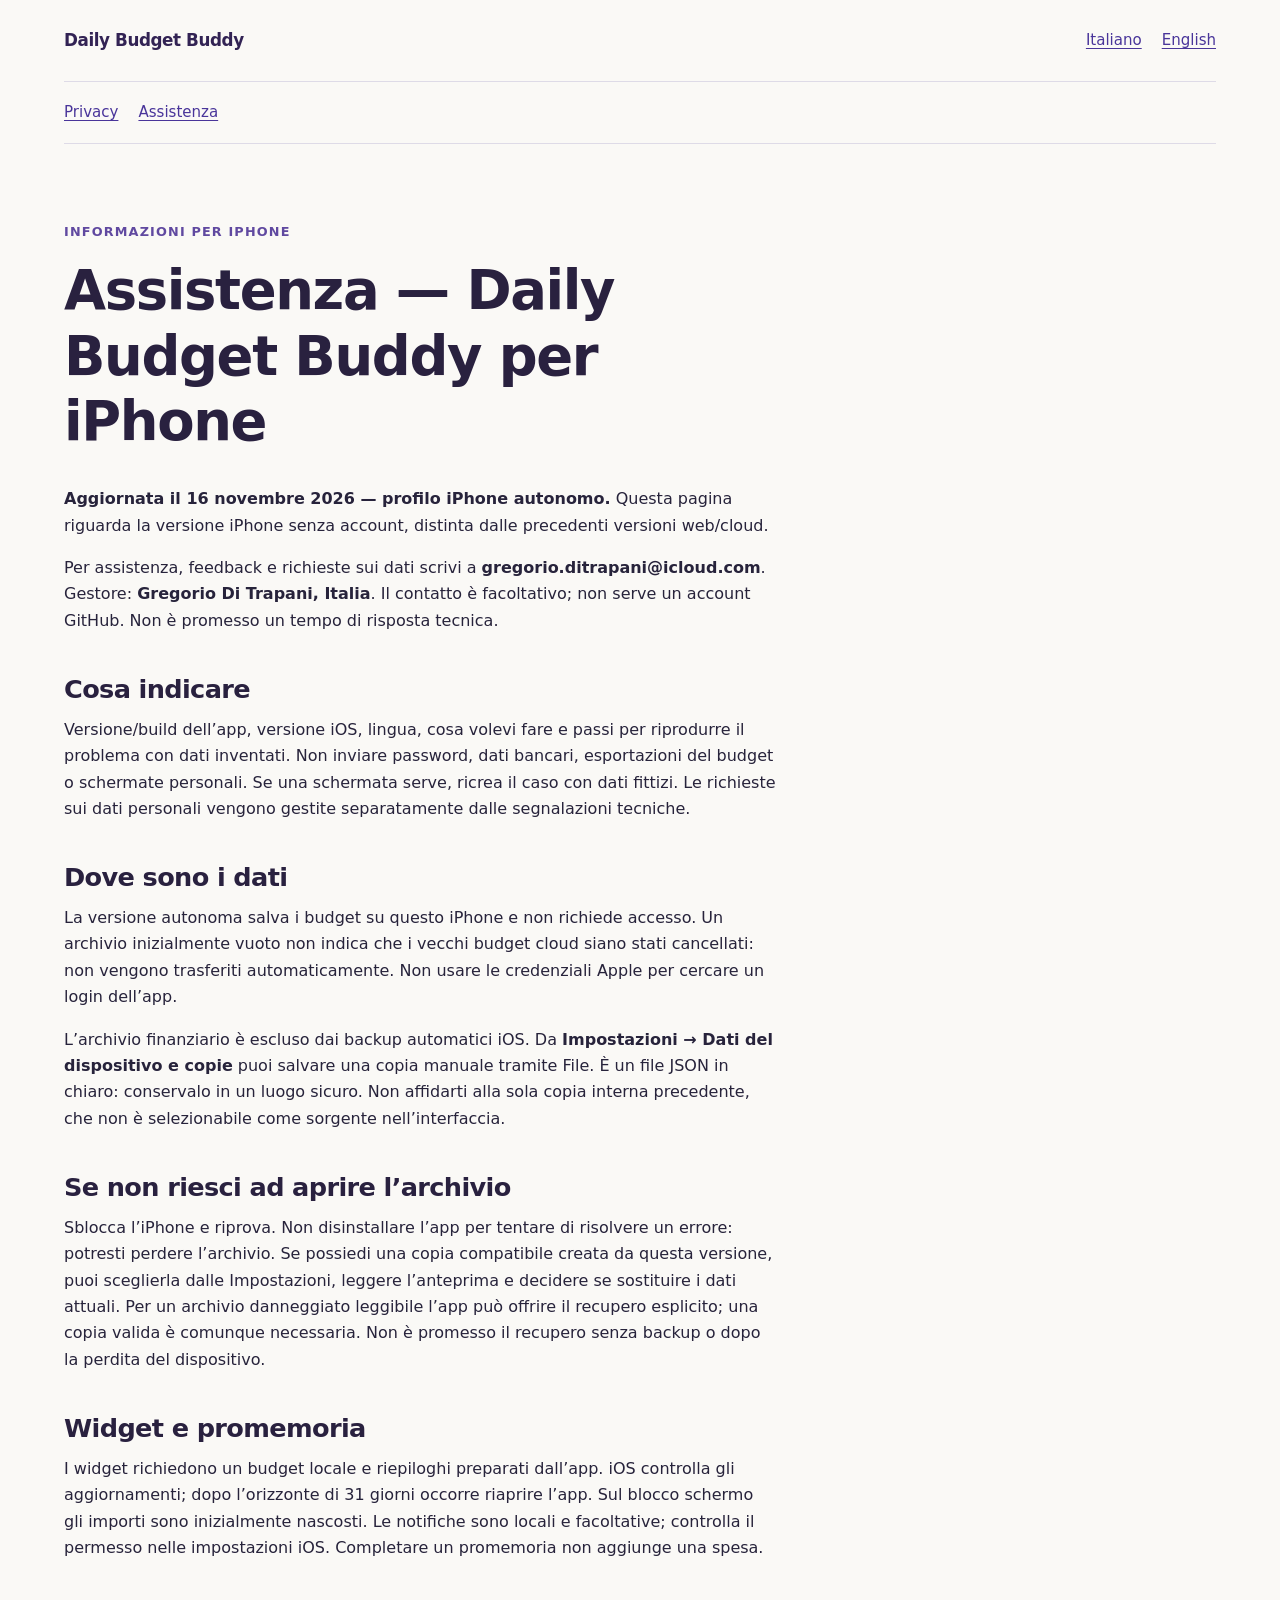
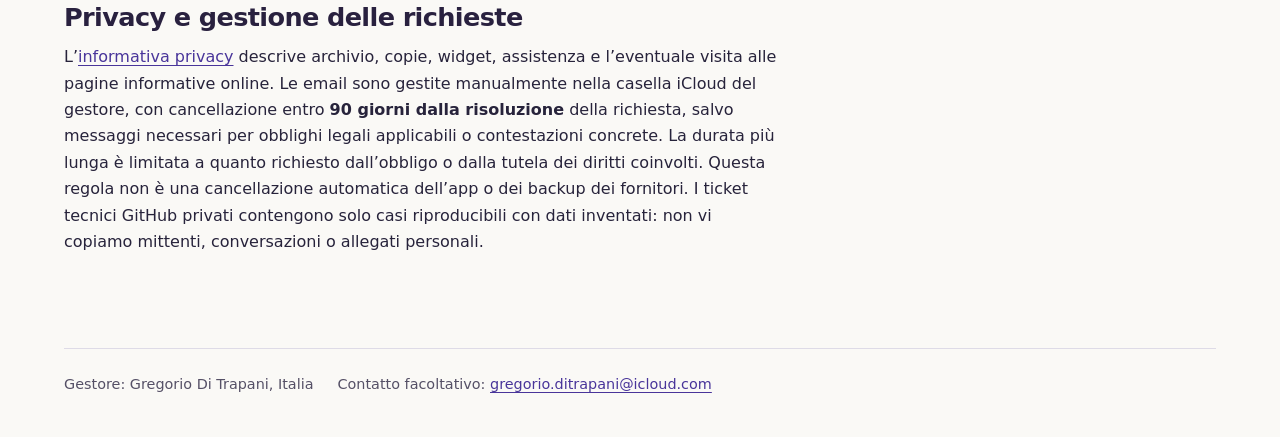
<file: site/it/support/index.html>
<!doctype html>
<html lang="it">
<head>
<meta charset="utf-8">
<meta name="viewport" content="width=device-width, initial-scale=1">
<meta name="robots" content="noindex, nofollow">
<meta http-equiv="Content-Security-Policy" content="default-src 'none'; style-src 'self'; base-uri 'none'; form-action 'none'; object-src 'none'">
<meta name="referrer" content="no-referrer">
<title>Assistenza — Daily Budget Buddy per iPhone | Daily Budget Buddy</title>
<link rel="stylesheet" href="../../assets/style.css">
</head>
<body>
<a class="skip-link" href="#main-content">Vai al contenuto</a>
<div class="site-shell">
<header class="site-header"><a class="brand" href="../../">Daily Budget Buddy</a><nav class="language-nav" aria-label="Lingua"><a href="../../it/support/" lang="it" hreflang="it" aria-current="page">Italiano</a>
<a href="../../en/support/" lang="en" hreflang="en">English</a></nav></header>
<nav class="site-nav" aria-label="Informazioni"><a href="../privacy/">Privacy</a>
<a href="../support/" aria-current="page">Assistenza</a></nav>
<main id="main-content" class="main-content" tabindex="-1"><article class="document"><p class="eyebrow">Informazioni per iPhone</p><header class="document-header"><h1>Assistenza — Daily Budget Buddy per iPhone</h1></header>
<div class="document-body">
<p><strong>Aggiornata il 16 novembre 2026 — profilo iPhone autonomo.</strong> Questa pagina riguarda la versione iPhone senza account, distinta dalle precedenti versioni web/cloud.</p>
<p>Per assistenza, feedback e richieste sui dati scrivi a <strong>gregorio.ditrapani@icloud.com</strong>. Gestore: <strong>Gregorio Di Trapani, Italia</strong>. Il contatto è facoltativo; non serve un account GitHub. Non è promesso un tempo di risposta tecnica.</p>
<h2>Cosa indicare</h2>
<p>Versione/build dell’app, versione iOS, lingua, cosa volevi fare e passi per riprodurre il problema con dati inventati. Non inviare password, dati bancari, esportazioni del budget o schermate personali. Se una schermata serve, ricrea il caso con dati fittizi. Le richieste sui dati personali vengono gestite separatamente dalle segnalazioni tecniche.</p>
<h2>Dove sono i dati</h2>
<p>La versione autonoma salva i budget su questo iPhone e non richiede accesso. Un archivio inizialmente vuoto non indica che i vecchi budget cloud siano stati cancellati: non vengono trasferiti automaticamente. Non usare le credenziali Apple per cercare un login dell’app.</p>
<p>L’archivio finanziario è escluso dai backup automatici iOS. Da <strong>Impostazioni → Dati del dispositivo e copie</strong> puoi salvare una copia manuale tramite File. È un file JSON in chiaro: conservalo in un luogo sicuro. Non affidarti alla sola copia interna precedente, che non è selezionabile come sorgente nell’interfaccia.</p>
<h2>Se non riesci ad aprire l’archivio</h2>
<p>Sblocca l’iPhone e riprova. Non disinstallare l’app per tentare di risolvere un errore: potresti perdere l’archivio. Se possiedi una copia compatibile creata da questa versione, puoi sceglierla dalle Impostazioni, leggere l’anteprima e decidere se sostituire i dati attuali. Per un archivio danneggiato leggibile l’app può offrire il recupero esplicito; una copia valida è comunque necessaria. Non è promesso il recupero senza backup o dopo la perdita del dispositivo.</p>
<h2>Widget e promemoria</h2>
<p>I widget richiedono un budget locale e riepiloghi preparati dall’app. iOS controlla gli aggiornamenti; dopo l’orizzonte di 31 giorni occorre riaprire l’app. Sul blocco schermo gli importi sono inizialmente nascosti. Le notifiche sono locali e facoltative; controlla il permesso nelle impostazioni iOS. Completare un promemoria non aggiunge una spesa.</p>
<h2>Privacy e gestione delle richieste</h2>
<p>L’<a href="../privacy/">informativa privacy</a> descrive archivio, copie, widget, assistenza e l’eventuale visita alle pagine informative online. Le email sono gestite manualmente nella casella iCloud del gestore, con cancellazione entro <strong>90 giorni dalla risoluzione</strong> della richiesta, salvo messaggi necessari per obblighi legali applicabili o contestazioni concrete. La durata più lunga è limitata a quanto richiesto dall’obbligo o dalla tutela dei diritti coinvolti. Questa regola non è una cancellazione automatica dell’app o dei backup dei fornitori. I ticket tecnici GitHub privati contengono solo casi riproducibili con dati inventati: non vi copiamo mittenti, conversazioni o allegati personali.</p>
</div></article></main>
<footer class="site-footer"><p>Gestore: Gregorio Di Trapani, Italia</p><p>Contatto facoltativo: <a class="contact-link" href="mailto:gregorio.ditrapani@icloud.com">gregorio.ditrapani@icloud.com</a></p></footer>
</div>
</body>
</html>
</file>
<file: site/assets/style.css>
:root {
  color-scheme: light;
  font-family: system-ui, -apple-system, BlinkMacSystemFont, "Segoe UI", sans-serif;
  color: #27233b;
  background: #faf9f6;
  line-height: 1.65;
  text-rendering: optimizeLegibility;
}
* { box-sizing: border-box; }
body { margin: 0; }
a { color: #49359a; text-decoration-thickness: .08em; text-underline-offset: .18em; overflow-wrap: anywhere; }
a:hover { color: #2e206c; }
a:focus-visible { outline: 3px solid #6a4dc4; outline-offset: 4px; border-radius: 2px; }
.site-shell { width: min(100% - 2.5rem, 72rem); margin-inline: auto; }
.skip-link { position: absolute; z-index: 2; top: .5rem; left: .75rem; padding: .6rem .9rem; background: #fff; color: #2e206c; transform: translateY(-200%); }
.skip-link:focus { transform: translateY(0); }
.site-header { display: flex; align-items: center; justify-content: space-between; gap: 1rem 2rem; flex-wrap: wrap; padding-block: 1.5rem; border-bottom: 1px solid #dedbe7; }
.brand { color: #322354; font-size: 1.05rem; font-weight: 750; letter-spacing: -.025em; text-decoration: none; }
.language-nav, .site-nav { display: flex; align-items: center; flex-wrap: wrap; gap: .5rem 1.25rem; font-size: .94rem; }
.language-nav a, .site-nav a { display: inline-block; padding-block: .25rem; }
.site-nav { padding-block: .9rem; border-bottom: 1px solid #dedbe7; }
.main-content { max-width: 70ch; padding-block: clamp(2.5rem, 6vw, 5rem); }
.document-header { margin-bottom: 2rem; }
.eyebrow { color: #6049a0; font-size: .8rem; font-weight: 700; letter-spacing: .09em; text-transform: uppercase; }
h1, h2, h3 { color: #29213f; line-height: 1.2; letter-spacing: -.025em; }
h1 { margin: 0 0 1rem; font-size: clamp(2.1rem, 5vw, 3.4rem); }
h2 { margin: 2.5rem 0 .75rem; font-size: clamp(1.35rem, 3vw, 1.6rem); }
h3 { margin: 1.7rem 0 .5rem; font-size: 1.1rem; }
p, ul, ol { margin: 0 0 1rem; }
li + li { margin-top: .4rem; }
.document-body, .document { overflow-wrap: anywhere; }
.status-note { margin-block: 1.5rem 2rem; padding: 1rem 1.15rem; border-left: 4px solid #a1742a; background: #fff4d9; color: #49370f; }
.status-note p:last-child { margin-bottom: 0; }
.language-grid { display: grid; grid-template-columns: repeat(auto-fit, minmax(min(100%, 15rem), 1fr)); gap: 1rem; margin-top: 2rem; }
.language-card { padding: 1.25rem; border: 1px solid #ddd7eb; border-radius: .75rem; background: #fff; }
.language-card h2 { margin: 0 0 .75rem; font-size: 1.3rem; }
.language-card ul { padding-left: 1.25rem; margin-bottom: 0; }
.site-footer { display: flex; flex-wrap: wrap; gap: .5rem 1.5rem; align-items: baseline; padding-block: 1.5rem 2.5rem; border-top: 1px solid #dedbe7; color: #555066; font-size: .9rem; }
.site-footer p { margin: 0; }
@media (max-width: 400px) {
  .site-shell { width: calc(100% - 2rem); }
  .site-header { align-items: flex-start; }
  .main-content { padding-block: 2.25rem 3rem; }
}
</file>
